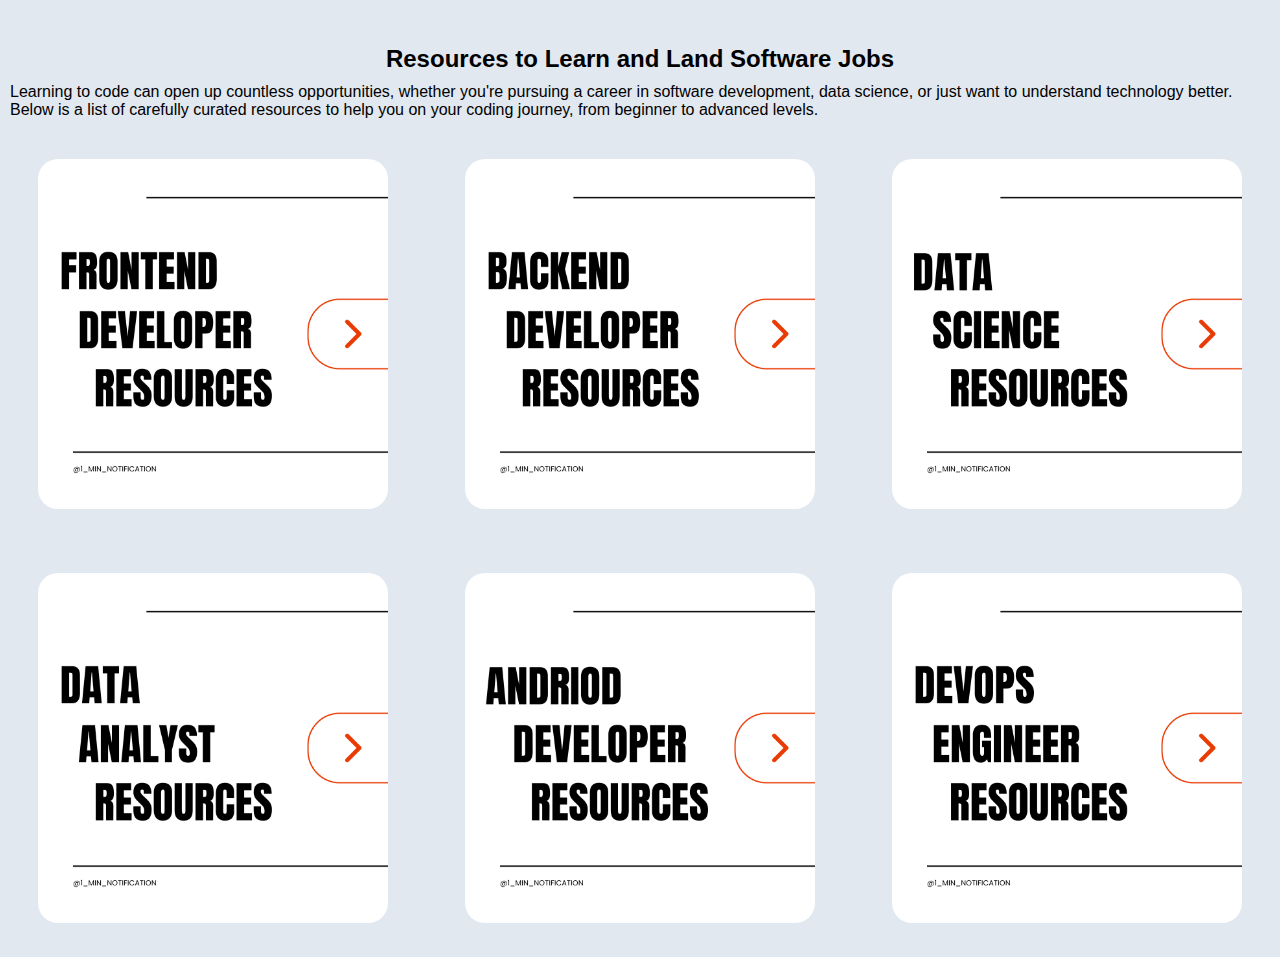
<file: index.html>
<!DOCTYPE html>
<html lang="en">
<head>
    <meta charset="UTF-8">
    <meta name="viewport" content="width=device-width, initial-scale=1.0">
    <meta name="monetag" content="b0aa4e656d6996429f4f4c25057f9e5a">
    <title>1_minute_notification</title>
    <link rel="stylesheet" href="./styles/heading.css">
    <link rel="stylesheet" href="./styles/general.css">
</head>
<body style="background-color: rgb(226, 232, 240);">
    <div class="header">
        <p class="heading">Resources to Learn and Land Software Jobs</p>
        <p class="para">Learning to code can open up countless opportunities, whether you're pursuing a career in software development, data science, or just want to understand technology better. Below is a list of carefully curated resources to help you on your coding journey, from beginner to advanced levels.</p>
    </div>
    <div class="resources">
        <div class="img-outline">
            <a href="./htmlfiles/frontend.html" class="resource-name"><img src="./Images/FRONTEND.png" alt="" class="cover-img"></a>
            <a href="./htmlfiles/backend.html" class="resource-name"><img src="./Images/BACKEND.png" alt="" class="cover-img"></a>
            <a href="./htmlfiles/datascience.html" class="resource-name"><img src="./Images/DATA SCIENCE.png" alt="" class="cover-img"></a>
            <a href="./htmlfiles/dataanlayst.html" class="resource-name"><img src="./Images/DATA ANALYST.png" alt="" class="cover-img"></a>
            <a href="./htmlfiles/andrioddeveloper.html" class="resource-name"><img src="./Images/ANDRIOD_DEVELOPER.png" alt="" class="cover-img"></a>
            <a href="./htmlfiles/devopsengineer.html" class="resource-name"><img src="./Images/DEVOPS ENGINEER.png" alt="" class="cover-img"></a>
        </div>          
    </div>
</body>
</html>
</file>
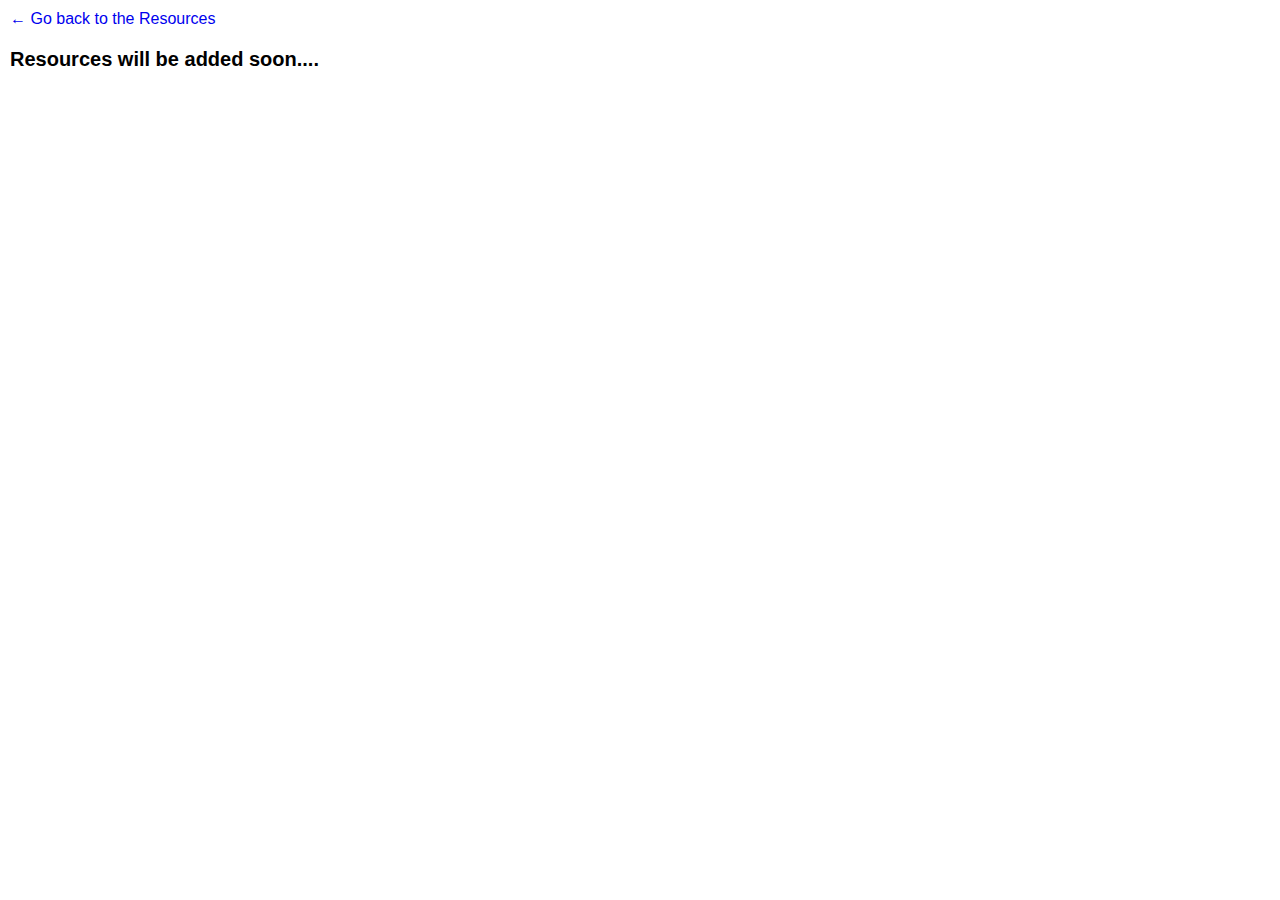
<file: htmlfiles/andrioddeveloper.html>
<!DOCTYPE html>
<html lang="en">
<head>
    <meta charset="UTF-8">
    <meta name="viewport" content="width=device-width, initial-scale=1.0">
    <title>Resources</title>
    <link rel="stylesheet" href="../styles/heading.css">
    <link rel="stylesheet" href="../styles/general.css">
</head>
<body>
    <p class="back-para"><a href="../index.html" class="backing">&larr; Go back to the Resources</a></p>
    <div class="theme">
        <p class="head-1">Resources will be added soon....</p>
    </div>
</body>
</html>
</file>
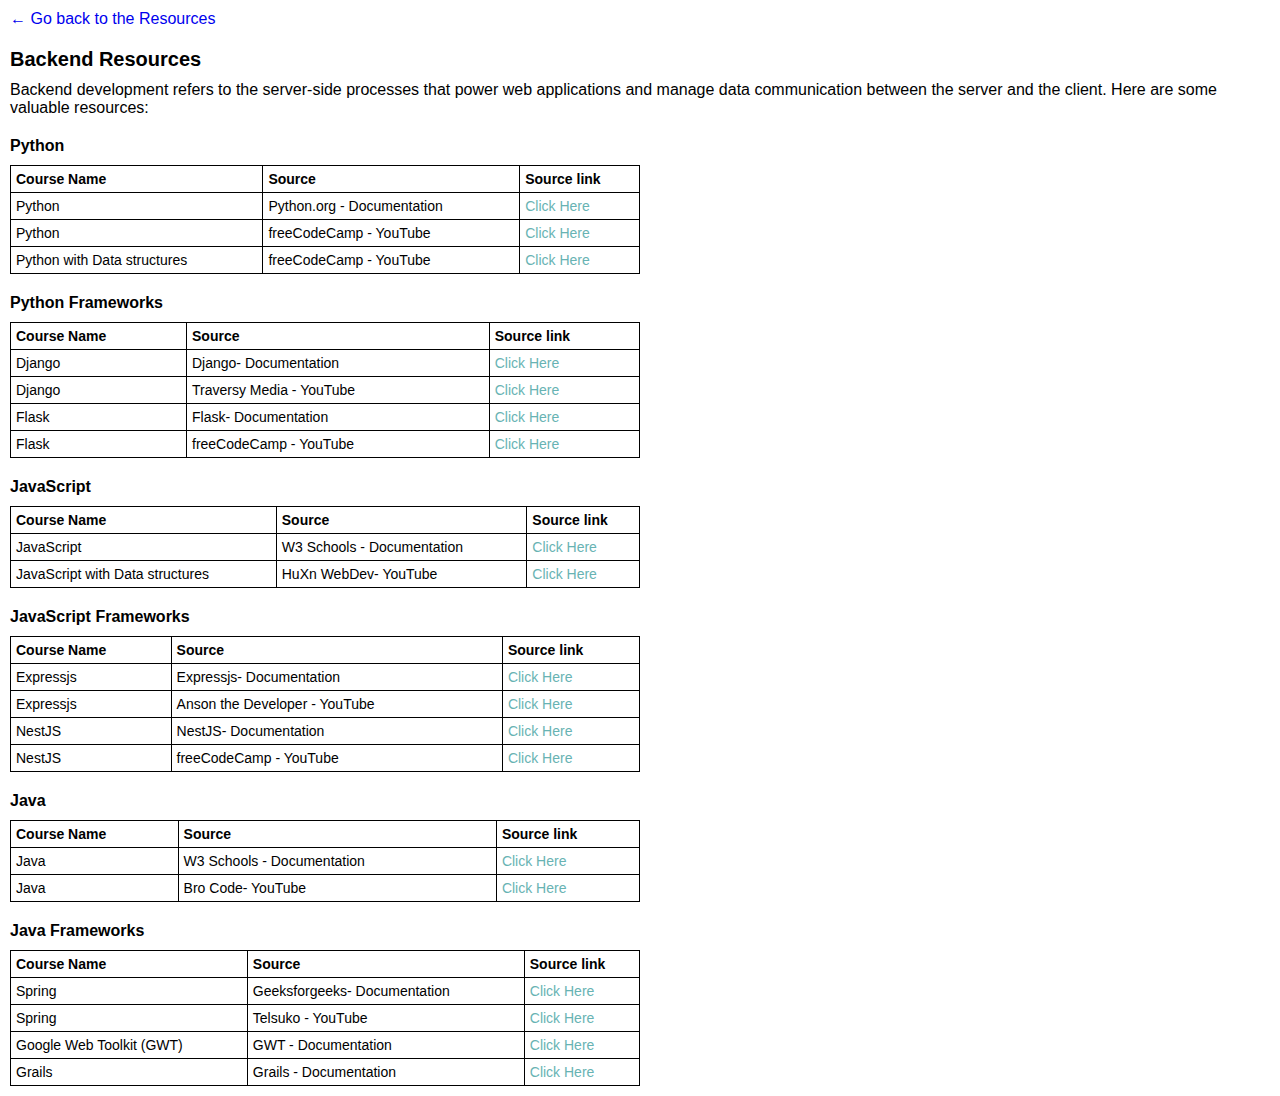
<file: htmlfiles/backend.html>
<!DOCTYPE html>
<html lang="en">
<head>
    <meta charset="UTF-8">
    <meta name="viewport" content="width=device-width, initial-scale=1.0">
    <title>Resources</title>
    <link rel="stylesheet" href="../styles/heading.css">
    <link rel="stylesheet" href="../styles/general.css">
    <link rel="stylesheet" href="../styles/tables.css">
</head>
<body>
    <p class="back-para"><a href="../index.html" class="backing">&larr; Go back to the Resources</a></p>
    <div class="theme">
        <p class="head-1">Backend Resources</p>
        <p class="para-1">
            Backend development refers to the server-side processes that power web applications and manage data communication between the server and the client. Here are some valuable resources:
        </p>
    </div>
    <!-- Resources for Python -->
    <div class="tables">
        <p class="course-name">Python</p>
        <table class="borders">
            <tr>
                <th class="head">Course Name</th>
                <th class="head">Source</th>
                <th class="head">Source link</th>
            </tr>
            <tr>
                <th class="row">Python</th>
                <th class="row">Python.org - Documentation</th>
                <th class="row"><a href="https://docs.python.org/3/tutorial/" class="link" target="_blank">Click Here<a></th>    
            </tr>
            <tr>
                <th class="row">Python</th>
                <th class="row">freeCodeCamp - YouTube</th>
                <th class="row"><a href="https://youtu.be/rfscVS0vtbw?si=0tF7xd4hZt9HXgaa" class="link" target="_blank">Click Here<a></th>  
            </tr>
            <tr></tr>
                <th class="row">Python with Data structures</th>
                <th class="row">freeCodeCamp - YouTube</th>
                <th class="row"><a href="https://youtu.be/pkYVOmU3MgA?si=v6lgEHJMRXQwQRk4" class="link" target="_blank">Click Here<a></th>  
            </tr>
        </table>
    </div>

    <!-- Resources for Python Frameworks-->
    <div class="tables">
        <p class="course-name">Python Frameworks</p>
        <table class="borders">
            <tr>
                <th class="head">Course Name</th>
                <th class="head">Source</th>
                <th class="head">Source link</th>
            </tr>
            <tr>
                <th class="row">Django</th>
                <th class="row">Django- Documentation</th>
                <th class="row"><a href="https://docs.djangoproject.com/en/5.1/" class="link" target="_blank">Click Here<a></th>    
            </tr>
            <tr>
                <th class="row">Django</th>
                <th class="row">Traversy Media - YouTube</th>
                <th class="row"><a href="https://youtu.be/PtQiiknWUcI?si=IQYp6wiwfwp-UPpU" class="link" target="_blank">Click Here<a></th>  
            </tr>
            <tr>
                <th class="row">Flask</th>
                <th class="row">Flask- Documentation</th>
                <th class="row"><a href="https://flask.palletsprojects.com/en/3.0.x/" class="link" target="_blank">Click Here<a></th>    
            </tr>
            <tr>
                <th class="row">Flask</th>
                <th class="row">freeCodeCamp - YouTube</th>
                <th class="row"><a href="https://www.youtube.com/watch?v=Qr4QMBUPxWo" class="link" target="_blank">Click Here<a></th>  
            </tr>
        </table>
    </div>

    <!-- Resources for Javascript -->
    <div class="tables">
        <p class="course-name">JavaScript</p>
        <table class="borders">
            <tr>
                <th class="head">Course Name</th>
                <th class="head">Source</th>
                <th class="head">Source link</th>
            </tr>
            <tr>
                <th class="row">JavaScript</th>
                <th class="row">W3 Schools - Documentation</th>
                <th class="row"><a href="https://www.w3schools.com/js/" class="link" target="_blank">Click Here<a></th>
            </tr>
            <tr>
                <th class="row">JavaScript with Data structures</th>
                <th class="row">HuXn WebDev- YouTube</th>
                <th class="row"><a href="https://youtu.be/wBtPGnVnA9g?si=AeCeO08EtQ8NQ7x_" class="link" target="_blank">Click Here<a></th>
            </tr>
        </table>
    </div>

    <!-- Resources for JavaScript Frameworks-->
    <div class="tables">
        <p class="course-name">JavaScript Frameworks</p>
        <table class="borders">
            <tr>
                <th class="head">Course Name</th>
                <th class="head">Source</th>
                <th class="head">Source link</th>
            </tr>
            <tr>
                <th class="row">Expressjs</th>
                <th class="row">Expressjs- Documentation</th>
                <th class="row"><a href="https://expressjs.com/en/starter/hello-world.html" class="link" target="_blank">Click Here<a></th>    
            </tr>
            <tr>
                <th class="row">Expressjs</th>
                <th class="row">Anson the Developer - YouTube</th>
                <th class="row"><a href="https://www.youtube.com/watch?v=nH9E25nkk3I" class="link" target="_blank">Click Here<a></th>  
            </tr>
            <tr>
                <th class="row">NestJS</th>
                <th class="row">NestJS- Documentation</th>
                <th class="row"><a href="https://docs.nestjs.com/" class="link" target="_blank">Click Here<a></th>    
            </tr>
            <tr>
                <th class="row">NestJS</th>
                <th class="row">freeCodeCamp - YouTube</th>
                <th class="row"><a href="https://youtu.be/sFnAHC9lLaw?si=1xF9GSBkxZXRzUPi" class="link" target="_blank">Click Here<a></th>  
            </tr>
        </table>
    </div>

    <!-- Resources for Java-->
    <div class="tables">
        <p class="course-name">Java</p>
        <table class="borders">
            <tr>
                <th class="head">Course Name</th>
                <th class="head">Source</th>
                <th class="head">Source link</th>
            </tr>
            <tr>
                <th class="row">Java</th>
                <th class="row">W3 Schools - Documentation</th>
                <th class="row"><a href="https://www.w3schools.com/java/" class="link" target="_blank">Click Here<a></th>
            </tr>
            <tr>
                <th class="row">Java</th>
                <th class="row">Bro Code- YouTube</th>
                <th class="row"><a href="https://youtu.be/xk4_1vDrzzo?si=TbEonqUj_0RTimiG" class="link" target="_blank">Click Here<a></th>
            </tr>
        </table>
    </div>

    <!-- Resources for Java Frameworks-->
    <div class="tables">
        <p class="course-name">Java Frameworks</p>
        <table class="borders">
            <tr>
                <th class="head">Course Name</th>
                <th class="head">Source</th>
                <th class="head">Source link</th>
            </tr>
            <tr>
                <th class="row">Spring</th>
                <th class="row">Geeksforgeeks- Documentation</th>
                <th class="row"><a href="https://www.geeksforgeeks.org/spring/" class="link" target="_blank">Click Here<a></th>    
            </tr>
            <tr>
                <th class="row">Spring</th>
                <th class="row">Telsuko - YouTube</th>
                <th class="row"><a href="https://youtu.be/If1Lw4pLLEo?si=bDBD0S4W3ILiIrrS" class="link" target="_blank">Click Here<a></th>  
            </tr>
            <tr>
                <th class="row">Google Web Toolkit (GWT)</th>
                <th class="row">GWT - Documentation</th>
                <th class="row"><a href="https://www.gwtproject.org/doc/latest/DevGuide.html" class="link" target="_blank">Click Here<a></th>    
            </tr>
            <tr>
                <th class="row">Grails</th>
                <th class="row">Grails - Documentation</th>
                <th class="row"><a href="https://youtu.be/sFnAHC9lLaw?si=1xF9GSBkxZXRzUPi" class="link" target="_blank">Click Here<a></th>  
            </tr>
        </table>
    </div>

</body>
</html>
</file>
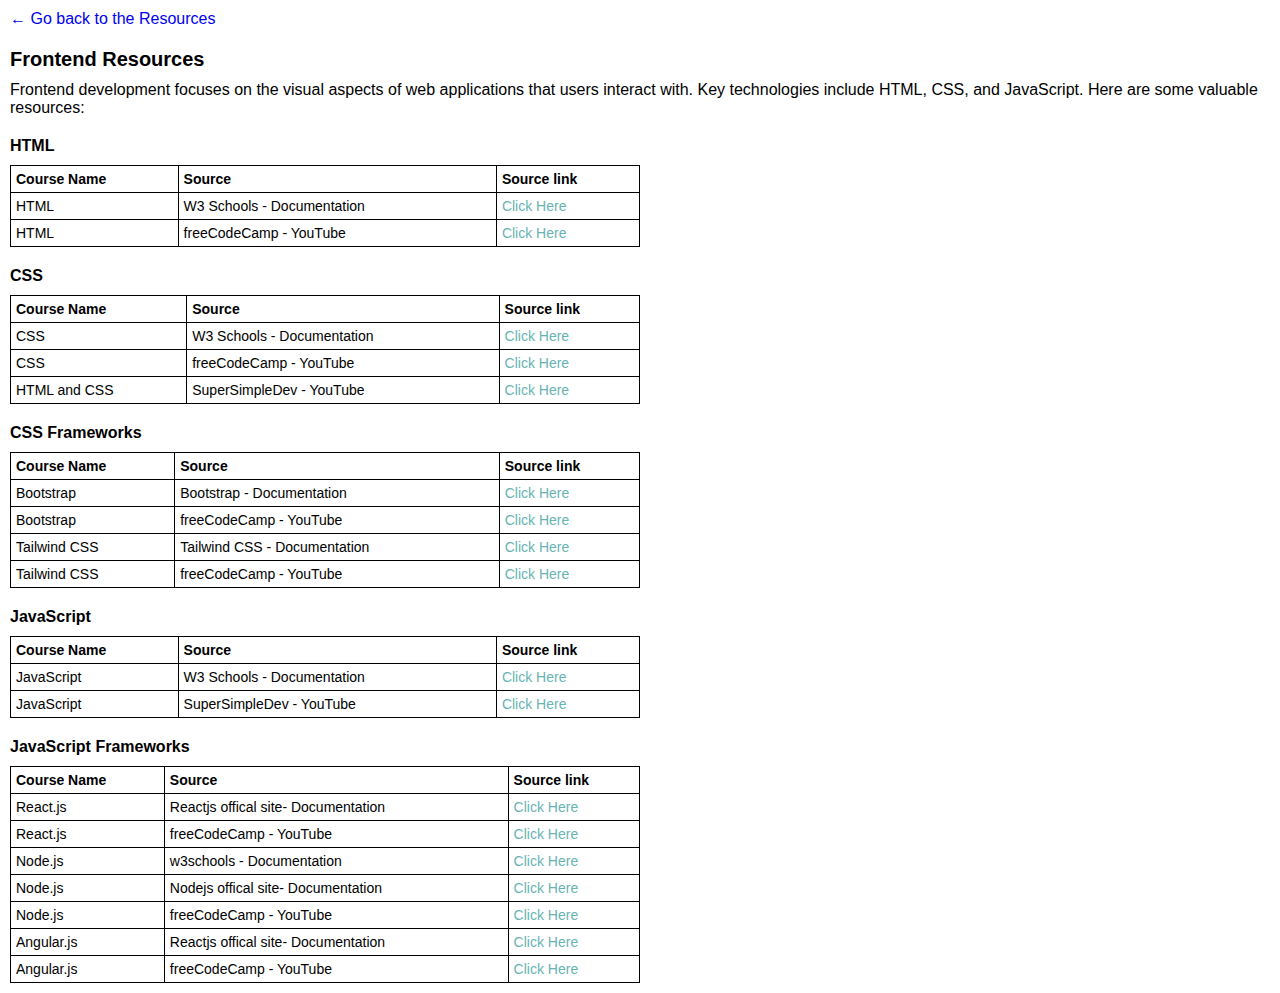
<file: htmlfiles/frontend.html>
<!DOCTYPE html>
<html lang="en">
<head>
    <meta charset="UTF-8">
    <meta name="viewport" content="width=device-width, initial-scale=1.0">
    <title>Resources</title>
    <link rel="stylesheet" href="../styles/heading.css">
    <link rel="stylesheet" href="../styles/general.css">
    <link rel="stylesheet" href="../styles/tables.css">
</head>
<body>
    <p class="back-para"><a href="../index.html" class="backing">&larr; Go back to the Resources</a></p>
    <div class="theme">
        <p class="head-1">Frontend Resources</p>
        <p class="para-1">
            Frontend development focuses on the visual aspects of web applications that users interact with. Key technologies include HTML, CSS, and JavaScript. Here are some valuable resources:
        </p>
    </div>
    <!-- Resources for HTML -->
    <div class="tables">
        <p class="course-name">HTML</p>
        <table class="borders">
            <tr>
                <th class="head">Course Name</th>
                <th class="head">Source</th>
                <th class="head">Source link</th>
            </tr>
            <tr>
                <th class="row">HTML</th>
                <th class="row">W3 Schools - Documentation</th>
                <th class="row"><a href="https://www.w3schools.com/html/" class="link" target="_blank">Click Here<a></th>    
            </tr>
            <tr>
                <th class="row">HTML</th>
                <th class="row">freeCodeCamp - YouTube</th>
                <th class="row"><a href="https://www.youtube.com/watch?v=kUMe1FH4CHE" class="link" target="_blank">Click Here<a></th>  
            </tr>
        </table>
    </div>

    <!-- Resources for CSS -->
    <div class="tables">
        <p class="course-name">CSS</p>
        <table class="borders">
            <tr>
                <th class="head">Course Name</th>
                <th class="head">Source</th>
                <th class="head">Source link</th>
            </tr>
            <tr>
                <th class="row">CSS</th>
                <th class="row">W3 Schools - Documentation</th>
                <th class="row"><a href="https://www.w3schools.com/css/" class="link" target="_blank">Click Here<a></th>       
            </tr>
            <tr>
                <th class="row">CSS</th>
                <th class="row">freeCodeCamp - YouTube</th>
                <th class="row"><a href="https://youtu.be/OXGznpKZ_sA?si=a71MMIm41_UKL-Uu" class="link" target="_blank">Click Here<a></th>  
            </tr>
            <tr>
                <th class="row">HTML and CSS</th>
                <th class="row">SuperSimpleDev - YouTube</th>
                <th class="row"><a href= "https://youtu.be/G3e-cpL7ofc?si=Dhu_Q_D0_q004vhf" class="link" target="_blank">Click Here<a></th>   
            </tr>
        </table>
    </div>

    <!-- Resources for CSS Frameworks -->
    <div class="tables">
        <p class="course-name">CSS Frameworks</p>
        <table class="borders">
            <tr>
                <th class="head">Course Name</th>
                <th class="head">Source</th>
                <th class="head">Source link</th>
            </tr>
            <tr>
                <th class="row">Bootstrap</th>
                <th class="row">Bootstrap - Documentation</th>
                <th class="row"><a href="https://getbootstrap.com/docs/5.3/getting-started/introduction/" class="link" target="_blank">Click Here<a></th> 
            </tr>
            <tr>
                <th class="row">Bootstrap</th>
                <th class="row">freeCodeCamp - YouTube</th>
                <th class="row"><a href="https://youtu.be/-qfEOE4vtxE?si=Qg7Snp-AUehbKgFh" class="link" target="_blank">Click Here<a></th>
            </tr>
            <tr>
                <th class="row">Tailwind CSS</th>
                <th class="row">Tailwind CSS - Documentation</th>
                <th class="row"><a href="https://tailwindui.com/documentation" class="link" target="_blank">Click Here<a></th>
            </tr>
            <tr>
                <th class="row">Tailwind CSS</th>
                <th class="row">freeCodeCamp - YouTube</th>
                <th class="row"><a href="https://youtu.be/ft30zcMlFao?si=6CH3bosuA2OLgtB4" class="link" target="_blank">Click Here<a></th>
            </tr>
        </table>
    </div>

    <!-- Resources for Javascript -->
    <div class="tables">
        <p class="course-name">JavaScript</p>
        <table class="borders">
            <tr>
                <th class="head">Course Name</th>
                <th class="head">Source</th>
                <th class="head">Source link</th>
            </tr>
            <tr>
                <th class="row">JavaScript</th>
                <th class="row">W3 Schools - Documentation</th>
                <th class="row"><a href="https://www.w3schools.com/js/" class="link" target="_blank">Click Here<a></th>
            </tr>
            <tr>
                <th class="row">JavaScript</th>
                <th class="row">SuperSimpleDev - YouTube</th>
                <th class="row"><a href="https://youtu.be/EerdGm-ehJQ?si=RrCBdN7M_a_TIakA" class="link" target="_blank">Click Here<a></th>
            </tr>
        </table>
    </div>

    <!-- Resources for Javascript Frameworks -->
    <div class="tables">
        <p class="course-name">JavaScript Frameworks</p>
        <table class="borders">
            <tr>
                <th class="head">Course Name</th>
                <th class="head">Source</th>
                <th class="head">Source link</th>
            </tr>
            <tr>
                <th class="row">React.js</th>
                <th class="row">Reactjs offical site- Documentation</th>
                <th class="row"><a href="https://react.dev/learn" class="link" target="_blank">Click Here<a></th> 
            </tr>
            <tr>
                <th class="row">React.js</th>
                <th class="row">freeCodeCamp - YouTube</th>
                <th class="row"><a href="https://youtu.be/bMknfKXIFA8?si=SMLCrBrLATqyyJZ0" class="link" target="_blank">Click Here<a></th> 
            </tr>
            <tr>
                <th class="row">Node.js</th>
                <th class="row">w3schools - Documentation</th>
                <th class="row"><a href="https://www.w3schools.com/nodejs/" class="link" target="_blank">Click Here<a></th>
            </tr>
            <tr>
                <th class="row">Node.js</th>
                <th class="row">Nodejs offical site- Documentation</th>
                <th class="row"><a href="https://nodejs.org/docs/latest/api/documentation.html" class="link" target="_blank">Click Here<a></th>   
            </tr>
            <tr>
                <th class="row">Node.js</th>
                <th class="row">freeCodeCamp - YouTube</th>
                <th class="row"><a href="https://youtu.be/RLtyhwFtXQA?si=Yt1a0uKwrqZSmcTW" class="link" target="_blank">Click Here<a></th> 
            </tr>
            <tr>
                <th class="row">Angular.js</th>
                <th class="row">Reactjs offical site- Documentation</th>
                <th class="row"><a href="https://v17.angular.io/docs" class="link" target="_blank">Click Here<a></th>   
            </tr>
            <tr>
                <th class="row">Angular.js</th>
                <th class="row">freeCodeCamp - YouTube</th>
                <th class="row"><a href="https://youtu.be/3qBXWUpoPHo?si=f7k7pFwaKpCHmPjm" class="link" target="_blank">Click Here<a></th>
            </tr>           
        </table>
    </div>

</body>
</html>
</file>
<file: styles/heading.css>
.header{
    padding: 10px;
    margin-top: 25px;
}
.heading{
    margin: 10px;
    font-weight: bolder;
    font-size: 24px;
    text-align: center;
}
.para{
    font-size: 16px;
}
.head-1{
    padding: 10px;
    font-weight: bolder;
    font-size: 20px;
}
.para-1{
    padding: 0 10px 10px 10px;
    font-size: 16px;
}
.resource-name{
    text-decoration: none;
    color: blue;
    font-size: 16px;
    padding: 15px;
    margin: 15px;
}
.resource-name:hover{
    color: rgb(92, 92, 199);
}
.backing{
    font-size: 16px;
    text-decoration: none;
}
.back-para{
    padding: 10px;
}
.cover-img{
    width: 200px;
    height: 200px;
    border-radius: 20px;
}
.img-outline{
    display: grid;
    grid-template-columns: 1fr 1fr 1fr;
}

@media (min-width: 300px) and (max-width: 750px){
    .img-outline{
        grid-template-columns: 1fr;
        text-align: center;
    }
    .cover-img{
        width: 250px;
        height: 250px;
    }
}

@media (min-width: 751px) and (max-width: 999px) {
    .img-outline{
        grid-template-columns: 1fr 1fr;
        text-align: center;
    }
    .cover-img{
        width: 300px;
        height: 300px;
    }
}

@media (min-width: 1000px) {
    .img-outline{
        grid-template-columns: 1fr 1fr 1fr;
        text-align: center;
    }
    .cover-img{
        width: 350px;
        height: 350px;
    }
}
</file>
<file: styles/general.css>
*{
    font-family: Arial, Helvetica, sans-serif;
    margin: 0;
    padding: 0;
    font-size: 14px;
}
</file>
<file: styles/tables.css>
.tables{
    padding: 10px;
}
.head{
    padding: 5px;
}
.row{
    font-weight: 400;
    padding: 5px;
}
.link{
    text-decoration: none;
    color: rgb(104, 179, 179);
}
.link:hover{
    color: aqua;
}
table {
    border-collapse: collapse; 
    width: 50%;
}

table, th, td {
    border: 1px solid black; 
}

th, td {
    padding: 10px; 
    text-align: left; 
}
@media (max-width: 750px) {
    table { 
        width: 80%;
    }
}

@media (min-width: 751px) and (max-width: 999px) {
    table {
        width: 75%;
    }
}
.course-name{
    margin-bottom: 10px;
    font-weight: bold;
    font-size: 16px;
}
</file>
